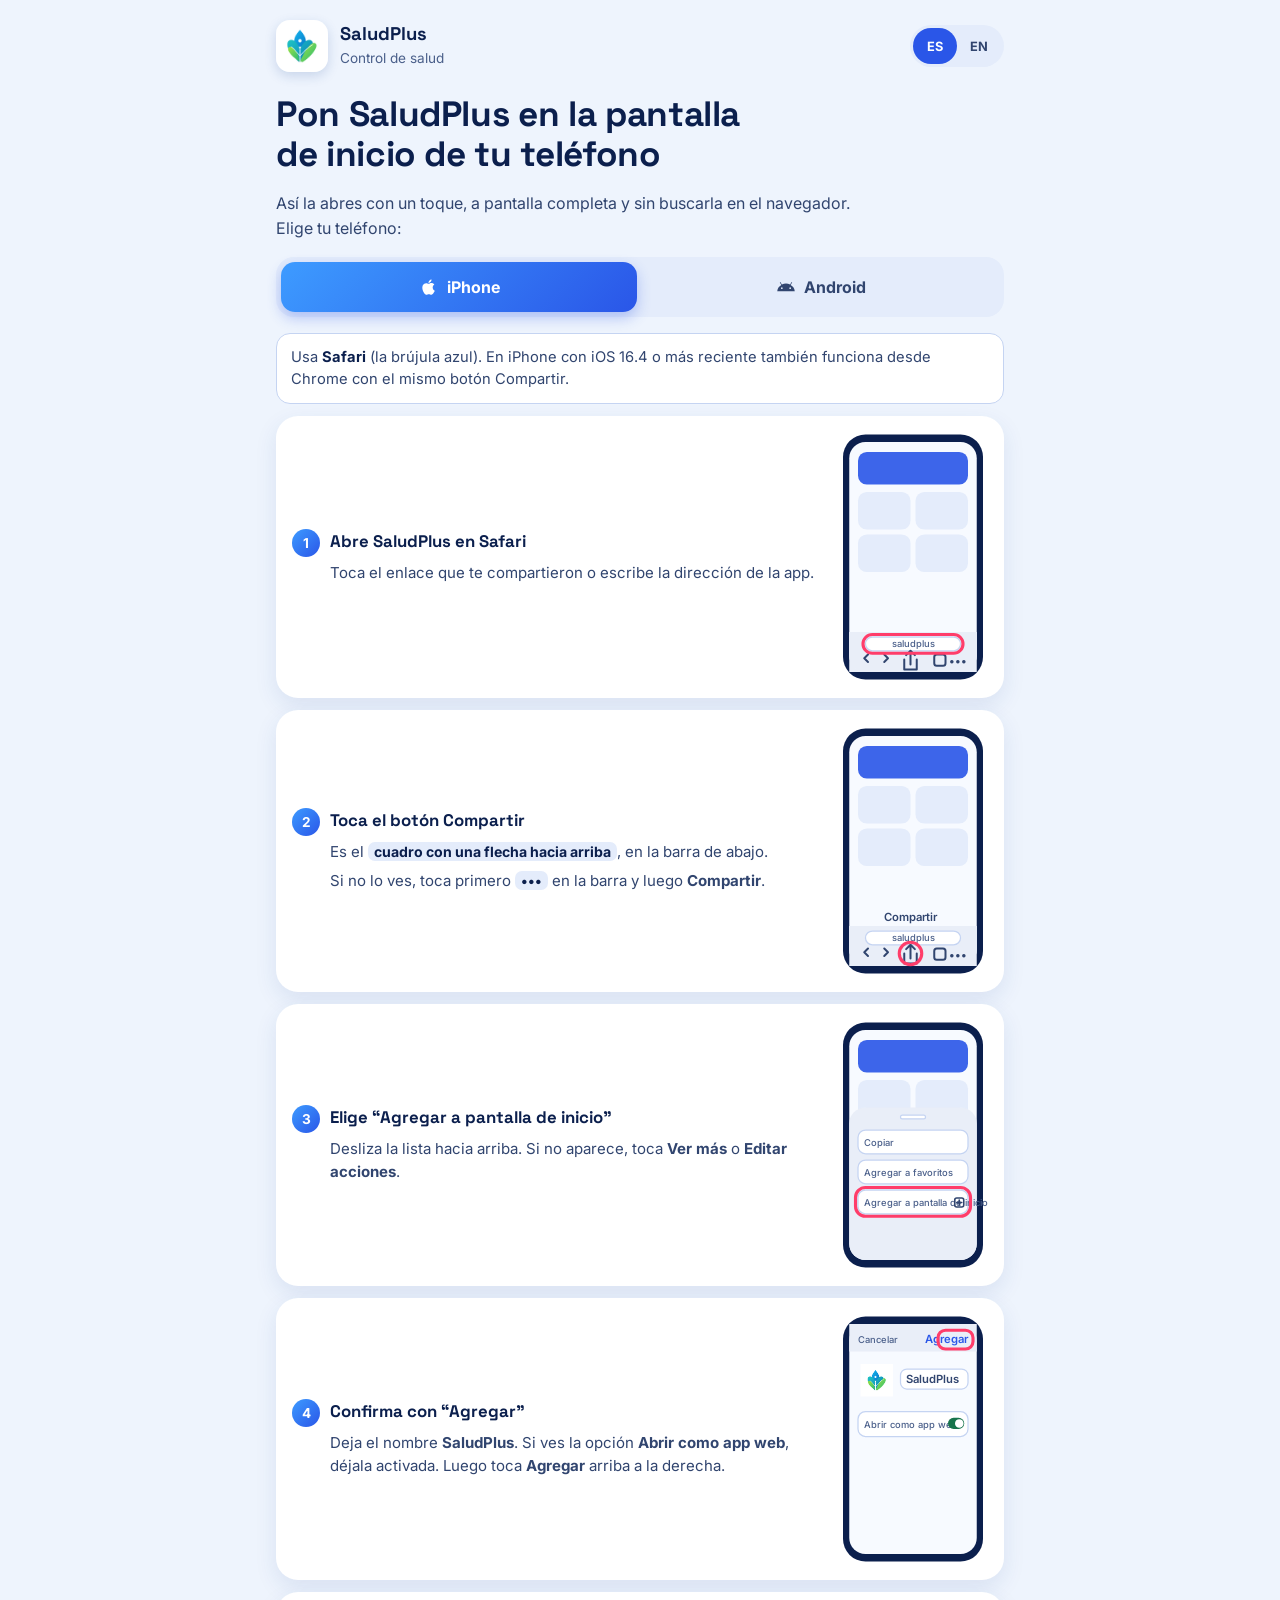
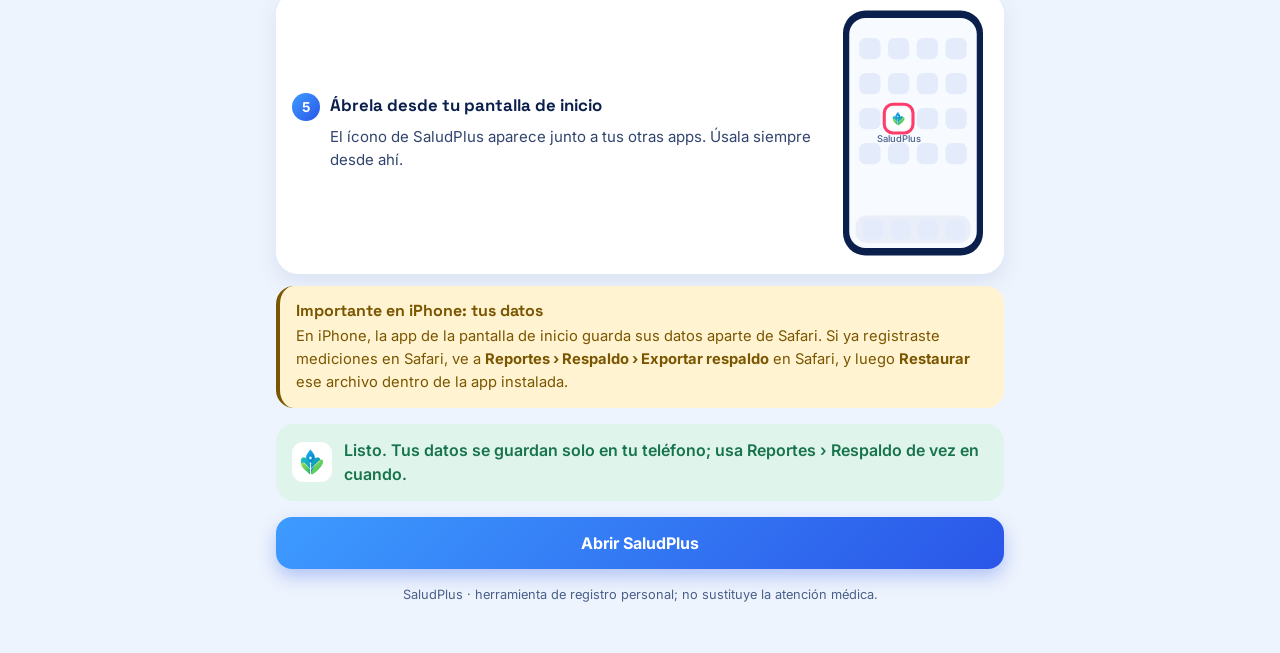
<file: instalar.html>
<!doctype html>
<html lang="es">
<head>
<meta charset="utf-8">
<meta name="viewport" content="width=device-width, initial-scale=1, viewport-fit=cover">
<link rel="icon" href="icon-192.png">
<style>:root{color-scheme:light;padding-top:env(safe-area-inset-top,0px);padding-bottom:env(safe-area-inset-bottom,0px)}body{margin:0}img{max-width:100%}[hidden]{display:none!important}</style>
</head>
<body>
<title>Instalar SaludPlus</title>
<meta name="claude:viewport-fit-sides" content="cover">
<link rel="stylesheet" href="https://fonts.googleapis.com/css2?family=Inter:wght@400;500;600;700&family=Space+Grotesk:wght@600;700&display=swap">
<style>
/* Una columna estrecha tipo guía de app: pestañas iPhone/Android, pasos con maqueta del teléfono al lado */
:root{
  --bg:#eef4fd; --surface:#ffffff; --soft:#e4ecfb; --ink:#0b1f4d; --ink-2:#31456f; --muted:#4a5f8a;
  --line:#c5d4f2; --accent:#2a56e8; --accent-2:#3d9bff; --hl:#ff3d6a; --ok:#17744c; --ok-bg:#dff4ea; --warn:#7a5600; --warn-bg:#fff3d1;
  --phone:#0b1f4d; --screen:#f7faff; --bar:#e9eef8;
  --font:"Inter",system-ui,-apple-system,"Segoe UI",Arial,sans-serif; --display:"Space Grotesk","Inter",system-ui,sans-serif;
}
@media (prefers-color-scheme:dark){:root:not([data-theme="light"]){--bg:#0b1428;--surface:#13203c;--soft:#1b2c50;--ink:#eaf1ff;--ink-2:#c3d1ee;--muted:#9fb1d6;--line:#2c406b;--accent:#7aa2ff;--accent-2:#5bb0ff;--hl:#ff6b8b;--ok:#7ee0ac;--ok-bg:#123a28;--warn:#ffd27a;--warn-bg:#3a2e10;--phone:#cfdcf7;--screen:#0f1a33;--bar:#1b2a4c;color-scheme:dark}}
:root[data-theme="dark"]{--bg:#0b1428;--surface:#13203c;--soft:#1b2c50;--ink:#eaf1ff;--ink-2:#c3d1ee;--muted:#9fb1d6;--line:#2c406b;--accent:#7aa2ff;--accent-2:#5bb0ff;--hl:#ff6b8b;--ok:#7ee0ac;--ok-bg:#123a28;--warn:#ffd27a;--warn-bg:#3a2e10;--phone:#cfdcf7;--screen:#0f1a33;--bar:#1b2a4c;color-scheme:dark}
*{box-sizing:border-box}
body{background:var(--bg);color:var(--ink);font:16px/1.55 var(--font)}
.wrap{max-width:760px;margin:0 auto;padding-block:20px 48px;padding-left:max(16px,env(safe-area-inset-left,0px));padding-right:max(16px,env(safe-area-inset-right,0px));display:grid;gap:16px}
.top{display:flex;align-items:center;justify-content:space-between;gap:12px}
.brand{display:flex;align-items:center;gap:12px;min-width:0}
.brand img{width:52px;height:52px;border-radius:14px;box-shadow:0 4px 12px rgba(30,70,150,.18);flex:none}
.brand b{display:block;font:700 1.15rem/1.2 var(--display)}
.brand small{color:var(--muted);font-size:.85rem}
.lang{display:inline-flex;padding:3px;border-radius:99px;background:var(--soft)}
.lang button{border:0;background:none;min-width:44px;min-height:36px;border-radius:99px;font:700 .8rem var(--font);color:var(--ink-2);cursor:pointer}
.lang button[aria-pressed="true"]{background:var(--accent);color:#fff}
h1{margin:6px 0 0;font:700 clamp(1.6rem,5vw,2.2rem)/1.15 var(--display);text-wrap:balance;letter-spacing:-.01em}
.lead{margin:0;color:var(--ink-2);max-width:60ch}
.tabs{display:grid;grid-template-columns:1fr 1fr;gap:6px;padding:5px;border-radius:18px;background:var(--soft)}
.tabs button{min-height:50px;border:0;border-radius:14px;background:none;font:700 1rem var(--font);color:var(--ink-2);cursor:pointer;display:flex;align-items:center;justify-content:center;gap:8px;transition:background .2s,color .2s}
.tabs button[aria-selected="true"]{background:linear-gradient(135deg,var(--accent-2),var(--accent));color:#fff;box-shadow:0 6px 14px rgba(42,86,232,.3)}
.tabs svg{width:20px;height:20px}
.detect{margin:0;font-size:.85rem;color:var(--muted)}
.panel{display:grid;gap:12px}
.note{margin:0;padding:12px 14px;border-radius:14px;background:var(--surface);border:1.5px solid var(--line);color:var(--ink-2);font-size:.92rem}
.note b{color:var(--ink)}
ol.steps{list-style:none;margin:0;padding:0;display:grid;gap:12px;counter-reset:s}
.step{counter-increment:s;display:grid;grid-template-columns:minmax(0,1fr) 150px;gap:14px;align-items:center;padding:16px;border-radius:22px;background:var(--surface);box-shadow:0 8px 22px rgba(30,70,150,.10)}
.step h3{margin:0 0 4px;font:700 1.05rem/1.3 var(--display);display:flex;gap:10px;align-items:flex-start}
.step h3::before{content:counter(s);flex:none;display:grid;place-items:center;width:28px;height:28px;border-radius:50%;background:linear-gradient(135deg,var(--accent-2),var(--accent));color:#fff;font:700 .85rem var(--font);margin-top:-2px}
.step p{margin:0;color:var(--ink-2);font-size:.94rem;padding-left:38px}
.step p+p{margin-top:6px}
.k{display:inline;padding:1px 6px;border-radius:7px;background:var(--soft);color:var(--ink);font-weight:700;font-size:.88rem;-webkit-box-decoration-break:clone;box-decoration-break:clone}
.k svg{width:15px;height:15px}
.mock{width:150px;max-width:100%;height:auto;display:block;justify-self:center}
.mock .ph{fill:var(--phone)} .mock .sc{fill:var(--screen)} .mock .br{fill:var(--bar)} .mock .tx{fill:var(--ink-2);font:600 9px var(--font)} .mock .tx2{fill:var(--muted);font:500 7.5px var(--font)}
.mock .ln{stroke:var(--ink-2);fill:none;stroke-width:1.6;stroke-linecap:round;stroke-linejoin:round} .mock .row{fill:var(--surface);stroke:var(--line)} .mock .ac{fill:var(--accent)} .mock .acs{stroke:var(--accent);fill:none;stroke-width:1.6}
.mock .hl{fill:none;stroke:var(--hl);stroke-width:2.5} .mock .tile{fill:var(--soft)}
@media (prefers-reduced-motion:no-preference){.mock .hl{animation:pulse 1.6s cubic-bezier(.23,1,.32,1) infinite;transform-box:fill-box;transform-origin:center}}
@keyframes pulse{0%,100%{opacity:1}50%{opacity:.35}}
@media (max-width:520px){.step{grid-template-columns:minmax(0,1fr) 112px;gap:10px;padding:14px}.mock{width:112px}.step p{padding-left:0}}
.tips{display:grid;gap:10px}
.tip{padding:14px 16px;border-radius:18px;background:var(--surface);border-left:4px solid var(--accent)}
.tip.warn{background:var(--warn-bg);border-left-color:var(--warn)}
.tip h4{margin:0 0 4px;font:700 1rem var(--display)}
.tip p{margin:0;color:var(--ink-2);font-size:.92rem}
.tip.warn h4,.tip.warn p{color:var(--warn)}
.done{display:flex;gap:12px;align-items:center;padding:14px 16px;border-radius:18px;background:var(--ok-bg);color:var(--ok);font-weight:600}
.done img{width:40px;height:40px;border-radius:11px;flex:none}
.cta{display:flex;align-items:center;justify-content:center;gap:8px;min-height:52px;border-radius:16px;background:linear-gradient(135deg,var(--accent-2),var(--accent));color:#fff;text-decoration:none;font:700 1rem var(--font);box-shadow:0 8px 18px rgba(42,86,232,.3)}
.cta:active{transform:scale(.98)}
button:focus-visible,a:focus-visible{outline:3px solid var(--accent);outline-offset:2px}
footer{color:var(--muted);font-size:.8rem;text-align:center}
</style>

<div class="wrap">
 <div class="top">
  <div class="brand"><img id="appIcon" alt=""><div><b>SaludPlus</b><small data-es="Control de salud" data-en="Health tracker">Control de salud</small></div></div>
  <div class="lang" role="group" aria-label="Idioma / Language"><button type="button" id="lgES" aria-pressed="true">ES</button><button type="button" id="lgEN" aria-pressed="false">EN</button></div>
 </div>
 <div>
  <h1 data-es="Pon SaludPlus en la pantalla de inicio de tu teléfono" data-en="Add SaludPlus to your phone’s home screen">Pon SaludPlus en la pantalla de inicio de tu teléfono</h1>
 </div>
 <p class="lead" data-es="Así la abres con un toque, a pantalla completa y sin buscarla en el navegador. Elige tu teléfono:" data-en="Then you open it with one tap, full screen, without looking for it in the browser. Choose your phone:">Así la abres con un toque, a pantalla completa y sin buscarla en el navegador. Elige tu teléfono:</p>

 <div class="tabs" role="tablist" aria-label="Tipo de teléfono">
  <button type="button" role="tab" id="tabIOS" aria-controls="pIOS" aria-selected="true"><svg viewBox="0 0 24 24" fill="currentColor" aria-hidden="true"><path d="M16.4 12.6c0-2.3 1.9-3.4 2-3.5-1.1-1.6-2.8-1.8-3.4-1.8-1.4-.1-2.8.9-3.5.9-.7 0-1.8-.8-3-.8-1.5 0-3 .9-3.8 2.3-1.6 2.8-.4 7 1.2 9.3.8 1.1 1.7 2.4 2.9 2.3 1.2 0 1.6-.7 3-.7s1.8.7 3 .7c1.3 0 2.1-1.1 2.8-2.3.9-1.3 1.3-2.6 1.3-2.6s-2.5-1-2.5-3.8zM14.1 5.8c.6-.8 1.1-1.8 1-2.8-.9 0-2 .6-2.7 1.4-.6.7-1.1 1.7-1 2.7 1 .1 2-.5 2.7-1.3z"/></svg><span>iPhone</span></button>
  <button type="button" role="tab" id="tabAND" aria-controls="pAND" aria-selected="false"><svg viewBox="0 0 24 24" fill="currentColor" aria-hidden="true"><path d="M17.6 9.5l1.7-2.9a.4.4 0 00-.7-.4l-1.7 2.9a10.5 10.5 0 00-9.8 0L5.4 6.2a.4.4 0 00-.7.4l1.7 2.9A9.6 9.6 0 001.5 17h21a9.6 9.6 0 00-4.9-7.5zM7 14.4a1 1 0 110-2 1 1 0 010 2zm10 0a1 1 0 110-2 1 1 0 010 2z"/></svg><span>Android</span></button>
 </div>
 <p class="detect" id="detect" hidden></p>

 <section class="panel" id="pIOS" role="tabpanel" aria-labelledby="tabIOS">
  <p class="note" data-es-html="Usa <b>Safari</b> (la brújula azul). En iPhone con iOS 16.4 o más reciente también funciona desde Chrome con el mismo botón Compartir." data-en-html="Use <b>Safari</b> (the blue compass). On iOS 16.4 or later it also works from Chrome with the same Share button.">Usa <b>Safari</b> (la brújula azul). En iPhone con iOS 16.4 o más reciente también funciona desde Chrome con el mismo botón Compartir.</p>
  <ol class="steps">
   <li class="step"><div><h3 data-es="Abre SaludPlus en Safari" data-en="Open SaludPlus in Safari">Abre SaludPlus en Safari</h3><p data-es="Toca el enlace que te compartieron o escribe la dirección de la app." data-en="Tap the link you received or type the app’s address.">Toca el enlace que te compartieron o escribe la dirección de la app.</p></div><svg class="mock" data-mock="ios-open" viewBox="0 0 120 200" role="img"></svg></li>
   <li class="step"><div><h3 data-es-html="Toca el botón Compartir" data-en-html="Tap the Share button">Toca el botón Compartir</h3><p data-es-html="Es el <span class='k'>cuadro con una flecha hacia arriba</span>, en la barra de abajo." data-en-html="It’s the <span class='k'>square with an arrow pointing up</span>, in the bottom bar.">Es el cuadro con una flecha hacia arriba, en la barra de abajo.</p><p data-es-html="Si no lo ves, toca primero <span class='k'>•••</span> en la barra y luego <b>Compartir</b>." data-en-html="If you don’t see it, first tap <span class='k'>•••</span> in the bar, then <b>Share</b>.">Si no lo ves, toca primero ••• en la barra y luego Compartir.</p></div><svg class="mock" data-mock="ios-share" viewBox="0 0 120 200" role="img"></svg></li>
   <li class="step"><div><h3 data-es="Elige “Agregar a pantalla de inicio”" data-en="Choose “Add to Home Screen”">Elige “Agregar a pantalla de inicio”</h3><p data-es-html="Desliza la lista hacia arriba. Si no aparece, toca <b>Ver más</b> o <b>Editar acciones</b>." data-en-html="Scroll the list up. If it isn’t there, tap <b>View More</b> or <b>Edit Actions</b>.">Desliza la lista hacia arriba. Si no aparece, toca Ver más o Editar acciones.</p></div><svg class="mock" data-mock="ios-list" viewBox="0 0 120 200" role="img"></svg></li>
   <li class="step"><div><h3 data-es="Confirma con “Agregar”" data-en="Confirm with “Add”">Confirma con “Agregar”</h3><p data-es-html="Deja el nombre <b>SaludPlus</b>. Si ves la opción <b>Abrir como app web</b>, déjala activada. Luego toca <b>Agregar</b> arriba a la derecha." data-en-html="Keep the name <b>SaludPlus</b>. If you see <b>Open as Web App</b>, leave it on. Then tap <b>Add</b> in the top right.">Deja el nombre SaludPlus. Si ves Abrir como app web, déjala activada. Luego toca Agregar arriba a la derecha.</p></div><svg class="mock" data-mock="ios-add" viewBox="0 0 120 200" role="img"></svg></li>
   <li class="step"><div><h3 data-es="Ábrela desde tu pantalla de inicio" data-en="Open it from your home screen">Ábrela desde tu pantalla de inicio</h3><p data-es="El ícono de SaludPlus aparece junto a tus otras apps. Úsala siempre desde ahí." data-en="The SaludPlus icon appears next to your other apps. Always open it from there.">El ícono de SaludPlus aparece junto a tus otras apps. Úsala siempre desde ahí.</p></div><svg class="mock" data-mock="home" viewBox="0 0 120 200" role="img"></svg></li>
  </ol>
  <div class="tips">
   <div class="tip warn"><h4 data-es="Importante en iPhone: tus datos" data-en="Important on iPhone: your data">Importante en iPhone: tus datos</h4><p data-es-html="En iPhone, la app de la pantalla de inicio guarda sus datos aparte de Safari. Si ya registraste mediciones en Safari, ve a <b>Reportes › Respaldo › Exportar respaldo</b> en Safari, y luego <b>Restaurar</b> ese archivo dentro de la app instalada." data-en-html="On iPhone, the home screen app keeps its data separate from Safari. If you already logged readings in Safari, go to <b>Reports › Backup › Export backup</b> in Safari, then <b>Restore</b> that file inside the installed app.">En iPhone, la app de la pantalla de inicio guarda sus datos aparte de Safari.</p></div>
  </div>
 </section>

 <section class="panel" id="pAND" role="tabpanel" aria-labelledby="tabAND" hidden>
  <p class="note" data-es-html="Usa <b>Google Chrome</b>. Si tienes un Samsung con <b>Samsung Internet</b>, mira la nota al final." data-en-html="Use <b>Google Chrome</b>. If you have a Samsung with <b>Samsung Internet</b>, see the note at the end.">Usa Google Chrome.</p>
  <ol class="steps">
   <li class="step"><div><h3 data-es="Abre SaludPlus en Chrome" data-en="Open SaludPlus in Chrome">Abre SaludPlus en Chrome</h3><p data-es-html="Toca el enlace de la app. Si abajo aparece <b>Instalar app</b> o <b>Agregar SaludPlus a la pantalla principal</b>, tócalo y salta al paso 4." data-en-html="Tap the app link. If <b>Install app</b> or <b>Add SaludPlus to Home screen</b> appears at the bottom, tap it and skip to step 4.">Toca el enlace de la app.</p></div><svg class="mock" data-mock="and-open" viewBox="0 0 120 200" role="img"></svg></li>
   <li class="step"><div><h3 data-es="Toca el menú de tres puntos" data-en="Tap the three-dot menu">Toca el menú de tres puntos</h3><p data-es-html="Es el botón <span class='k'>⋮</span> arriba a la derecha, junto a la dirección." data-en-html="It’s the <span class='k'>⋮</span> button in the top right, next to the address.">Es el botón ⋮ arriba a la derecha.</p></div><svg class="mock" data-mock="and-menu" viewBox="0 0 120 200" role="img"></svg></li>
   <li class="step"><div><h3 data-es="Elige “Instalar app”" data-en="Choose “Install app”">Elige “Instalar app”</h3><p data-es-html="En algunos teléfonos se llama <b>Agregar a la pantalla principal</b>." data-en-html="On some phones it’s called <b>Add to Home screen</b>.">En algunos teléfonos se llama Agregar a la pantalla principal.</p></div><svg class="mock" data-mock="and-list" viewBox="0 0 120 200" role="img"></svg></li>
   <li class="step"><div><h3 data-es="Confirma con “Instalar”" data-en="Confirm with “Install”">Confirma con “Instalar”</h3><p data-es="Espera unos segundos mientras Android crea el ícono." data-en="Wait a few seconds while Android creates the icon.">Espera unos segundos mientras Android crea el ícono.</p></div><svg class="mock" data-mock="and-install" viewBox="0 0 120 200" role="img"></svg></li>
   <li class="step"><div><h3 data-es="Ábrela desde tu pantalla de inicio" data-en="Open it from your home screen">Ábrela desde tu pantalla de inicio</h3><p data-es-html="El ícono aparece en la pantalla principal o en el cajón de apps. Mantenlo presionado para ver los accesos rápidos: <b>Presión</b>, <b>Glucosa</b> y <b>Panel</b>." data-en-html="The icon appears on your home screen or in the app drawer. Press and hold it for shortcuts: <b>Blood pressure</b>, <b>Glucose</b> and <b>Dashboard</b>.">El ícono aparece en la pantalla principal.</p></div><svg class="mock" data-mock="home" viewBox="0 0 120 200" role="img"></svg></li>
  </ol>
  <div class="tips">
   <div class="tip"><h4 data-es="Samsung Internet" data-en="Samsung Internet">Samsung Internet</h4><p data-es-html="Toca el menú <span class='k'>≡</span> abajo a la derecha › <b>Agregar página a</b> › <b>Pantalla de inicio</b>." data-en-html="Tap the <span class='k'>≡</span> menu at the bottom right › <b>Add page to</b> › <b>Home screen</b>.">Toca el menú ≡ › Agregar página a › Pantalla de inicio.</p></div>
   <div class="tip"><h4 data-es="¿Tienes el archivo APK?" data-en="Do you have the APK file?">¿Tienes el archivo APK?</h4><p data-es-html="Ábrelo y permite <b>Instalar apps de fuentes desconocidas</b> cuando el teléfono lo pida. Se instala como cualquier app." data-en-html="Open it and allow <b>Install unknown apps</b> when the phone asks. It installs like any other app.">Ábrelo y permite instalar apps de fuentes desconocidas.</p></div>
  </div>
 </section>

 <div class="done"><img id="appIcon2" alt=""><span data-es="Listo. Tus datos se guardan solo en tu teléfono; usa Reportes › Respaldo de vez en cuando." data-en="Done. Your data stays only on your phone; use Reports › Backup from time to time.">Listo. Tus datos se guardan solo en tu teléfono; usa Reportes › Respaldo de vez en cuando.</span></div>
 <a class="cta" id="openApp" href="./index.html" data-es="Abrir SaludPlus" data-en="Open SaludPlus">Abrir SaludPlus</a>
 <footer data-es="SaludPlus · herramienta de registro personal; no sustituye la atención médica." data-en="SaludPlus · personal tracking tool; it does not replace medical care.">SaludPlus · herramienta de registro personal; no sustituye la atención médica.</footer>
</div>

<script>
(function(){
 var ICON='[data-uri]';
 document.getElementById('appIcon').src=ICON; document.getElementById('appIcon2').src=ICON;
 var lang='es'; try{ if(localStorage.getItem('saludplus_language_v13')==='en') lang='en'; }catch(e){}
 if(!/^es/i.test(navigator.language||'es') && lang!=='en'){ try{ if(localStorage.getItem('saludplus_language_v13')===null) lang='en'; }catch(e){} }
 var T={es:{'ios-open':'Safari','ios-share':'Compartir','ios-list':['Copiar','Agregar a favoritos','Agregar a pantalla de inicio'],'ios-add':['Cancelar','Agregar','Abrir como app web'],'and-list':['Nueva pestaña','Favoritos','Instalar app','Descargas'],'and-install':['¿Instalar app?','Cancelar','Instalar'],home:'SaludPlus',aria:{'ios-open':'Safari con la app abierta','ios-share':'Barra de Safari con el botón Compartir resaltado','ios-list':'Menú Compartir con Agregar a pantalla de inicio resaltado','ios-add':'Pantalla para confirmar con Agregar resaltado','home':'Pantalla de inicio con el ícono de SaludPlus','and-open':'Chrome con la app abierta','and-menu':'Chrome con el menú de tres puntos resaltado','and-list':'Menú de Chrome con Instalar app resaltado','and-install':'Ventana para confirmar con Instalar resaltado'}},
  en:{'ios-open':'Safari','ios-share':'Share','ios-list':['Copy','Add to Favorites','Add to Home Screen'],'ios-add':['Cancel','Add','Open as Web App'],'and-list':['New tab','Bookmarks','Install app','Downloads'],'and-install':['Install app?','Cancel','Install'],home:'SaludPlus',aria:{'ios-open':'Safari with the app open','ios-share':'Safari bar with the Share button highlighted','ios-list':'Share menu with Add to Home Screen highlighted','ios-add':'Confirmation screen with Add highlighted','home':'Home screen with the SaludPlus icon','and-open':'Chrome with the app open','and-menu':'Chrome with the three-dot menu highlighted','and-list':'Chrome menu with Install app highlighted','and-install':'Confirmation window with Install highlighted'}}};
 function phone(inner){return '<rect class="ph" x="4" y="2" width="112" height="196" rx="18"/><rect class="sc" x="9" y="8" width="102" height="184" rx="13"/>'+inner;}
 function app(y){ // contenido simplificado de la app
  return '<rect x="16" y="'+y+'" width="88" height="26" rx="7" class="ac" opacity=".9"/><rect x="16" y="'+(y+32)+'" width="42" height="30" rx="7" class="tile"/><rect x="62" y="'+(y+32)+'" width="42" height="30" rx="7" class="tile"/><rect x="16" y="'+(y+66)+'" width="42" height="30" rx="7" class="tile"/><rect x="62" y="'+(y+66)+'" width="42" height="30" rx="7" class="tile"/>';}
 function mock(k){var t=T[lang],s='';
  var safBar='<rect class="br" x="9" y="160" width="102" height="32" rx="0"/><path class="br" d="M9 160h102v19a13 13 0 01-13 13H22a13 13 0 01-13-13z"/>';
  var shareIc=function(x,y){return '<g class="ln" transform="translate('+x+' '+y+')"><path d="M-5 -1v8h10v-8"/><path d="M0 -8v11M-3.5 -4.5L0 -8l3.5 3.5"/></g>';};
  if(k==='ios-open'||k==='ios-share'){
   s=app(16)+safBar+'<rect x="22" y="164" width="76" height="11" rx="5.5" class="row"/><text class="tx2" x="60" y="172" text-anchor="middle">saludplus</text>'+
     '<g class="ln"><path d="M24 184l-3-3 3-3"/><path d="M37 178l3 3-3 3"/><rect x="77" y="178" width="9" height="9" rx="2"/></g><text class="tx" x="96" y="186" text-anchor="middle">•••</text>'+shareIc(58,183);
   if(k==='ios-share') s+='<circle class="hl" cx="58" cy="182" r="9"/><text class="tx" x="58" y="156" text-anchor="middle">'+t['ios-share']+'</text>';
   else s+='<rect class="hl" x="20" y="162" width="80" height="15" rx="7.5"/>';
  } else if(k==='ios-list'){
   var L=t['ios-list'];
   s='<rect x="9" y="70" width="102" height="122" rx="13" class="br"/><rect x="50" y="76" width="20" height="3" rx="1.5" class="row"/>'+
     [0,1,2].map(function(i){var y=88+i*24;return '<rect x="16" y="'+y+'" width="88" height="19" rx="6" class="row"/><text class="tx2" x="21" y="'+(y+12.5)+'">'+L[i]+'</text>';}).join('')+
     '<g class="ln" transform="translate(97 146) scale(.8)"><rect x="-4.5" y="-4.5" width="9" height="9" rx="2"/><path d="M0 -2.5v5M-2.5 0h5"/></g>'+
     '<rect class="hl" x="14" y="134" width="92" height="23" rx="8"/>';
   s=app(16)+s;
  } else if(k==='ios-add'){
   var A=t['ios-add'];
   s='<rect x="9" y="8" width="102" height="22" class="br"/><text class="tx2" x="16" y="23">'+A[0]+'</text><text class="tx" x="104" y="23" text-anchor="end" style="fill:var(--accent)">'+A[1]+'</text>'+
     '<rect class="hl" x="80" y="13" width="28" height="15" rx="6"/>'+
     '<image href="'+ICON+'" x="18" y="40" width="26" height="26"/><rect x="50" y="44" width="54" height="16" rx="5" class="row"/><text class="tx" x="54" y="55">SaludPlus</text>'+
     '<rect x="16" y="78" width="88" height="20" rx="6" class="row"/><text class="tx2" x="21" y="91">'+A[2]+'</text><rect x="88" y="83" width="13" height="9" rx="4.5" style="fill:var(--ok)"/><circle cx="97" cy="87.5" r="3.4" fill="#fff"/>';
  } else if(k==='home'){
   for(var r=0;r<4;r++)for(var c=0;c<4;c++){var x=17+c*23,y=24+r*28; if(r===2&&c===1){continue;} s+='<rect x="'+x+'" y="'+y+'" width="17" height="17" rx="5" class="tile"/>';}
   s+='<image href="'+ICON+'" x="40" y="80" width="17" height="17"/><rect class="hl" x="37" y="77" width="23" height="23" rx="7"/><text class="tx2" x="48.5" y="107" text-anchor="middle">'+t.home+'</text>'+
     '<rect x="14" y="166" width="92" height="22" rx="9" class="br"/>'+[0,1,2,3].map(function(i){return '<rect x="'+(20+i*22)+'" y="169" width="16" height="16" rx="5" class="tile"/>';}).join('');
  } else if(k==='and-open'||k==='and-menu'){
   s='<rect class="br" x="9" y="8" width="102" height="22"/><rect x="15" y="12" width="74" height="13" rx="6.5" class="row"/><text class="tx2" x="52" y="21" text-anchor="middle">saludplus</text>'+
     '<g class="ac"><circle cx="101" cy="13.5" r="1.4"/><circle cx="101" cy="18.5" r="1.4"/><circle cx="101" cy="23.5" r="1.4"/></g>'+app(36);
   if(k==='and-menu') s+='<circle class="hl" cx="101" cy="18.5" r="8"/>';
   else s+='<rect x="14" y="160" width="92" height="24" rx="8" class="row"/><image href="'+ICON+'" x="19" y="164" width="16" height="16"/><text class="tx2" x="40" y="175">'+(lang==='en'?'Install app':'Instalar app')+'</text><rect class="hl" x="12" y="158" width="96" height="28" rx="9"/>';
  } else if(k==='and-list'){
   var M=t['and-list'];
   s='<rect class="br" x="9" y="8" width="102" height="22"/>'+app(36)+'<rect x="44" y="14" width="64" height="98" rx="8" class="row"/>'+
     M.map(function(m,i){return '<text class="tx2" x="51" y="'+(30+i*22)+'">'+m+'</text>';}).join('')+'<rect class="hl" x="46" y="61" width="60" height="20" rx="6"/>';
  } else if(k==='and-install'){
   var I=t['and-install'];
   s=app(16)+'<rect x="9" y="8" width="102" height="184" rx="13" fill="#000" opacity=".35"/><rect x="16" y="70" width="88" height="64" rx="10" class="row"/><image href="'+ICON+'" x="24" y="78" width="18" height="18"/><text class="tx" x="48" y="90">'+I[0]+'</text><text class="tx2" x="48" y="100">SaludPlus</text>'+
     '<text class="tx2" x="60" y="124" text-anchor="end">'+I[1]+'</text><rect x="68" y="114" width="30" height="14" rx="7" class="ac"/><text class="tx2" x="83" y="124" text-anchor="middle" style="fill:#fff">'+I[2]+'</text><rect class="hl" x="65" y="111" width="36" height="20" rx="9"/>';
  }
  return phone(s);}
 function render(){
  document.documentElement.lang=lang;
  document.querySelectorAll('[data-es]').forEach(function(el){el.textContent=el.getAttribute('data-'+lang);});
  document.querySelectorAll('[data-es-html]').forEach(function(el){el.innerHTML=el.getAttribute('data-'+lang+'-html');});
  document.querySelectorAll('svg[data-mock]').forEach(function(sv){var k=sv.getAttribute('data-mock');sv.innerHTML=mock(k);sv.setAttribute('aria-label',T[lang].aria[k]||'');});
  document.getElementById('lgES').setAttribute('aria-pressed',lang==='es');document.getElementById('lgEN').setAttribute('aria-pressed',lang==='en');
  var d=document.getElementById('detect'); if(dev){d.hidden=false;d.textContent=lang==='en'?('We detected '+(dev==='ios'?'an iPhone':'an Android phone')+'.'):('Detectamos '+(dev==='ios'?'un iPhone':'un teléfono Android')+'.');}
 }
 function tab(which){var ios=which==='ios';document.getElementById('tabIOS').setAttribute('aria-selected',ios);document.getElementById('tabAND').setAttribute('aria-selected',!ios);document.getElementById('pIOS').hidden=!ios;document.getElementById('pAND').hidden=ios;}
 var ua=navigator.userAgent||'',dev=/iPhone|iPad|iPod/i.test(ua)||(navigator.platform==='MacIntel'&&navigator.maxTouchPoints>1)?'ios':(/Android/i.test(ua)?'android':'');
 document.getElementById('tabIOS').onclick=function(){tab('ios')};document.getElementById('tabAND').onclick=function(){tab('android')};
 document.querySelector('.tabs').addEventListener('keydown',function(e){if(e.key==='ArrowRight'||e.key==='ArrowLeft'){var ios=document.getElementById('tabIOS').getAttribute('aria-selected')==='true';tab(ios?'android':'ios');document.getElementById(ios?'tabAND':'tabIOS').focus();}});
 document.getElementById('lgES').onclick=function(){lang='es';render()};document.getElementById('lgEN').onclick=function(){lang='en';render()};
 if(dev==='android')tab('android');
 if(location.hash==='#android')tab('android'); if(location.hash==='#iphone')tab('ios');
 render();
})();
</script>

</body>
</html>
</file>
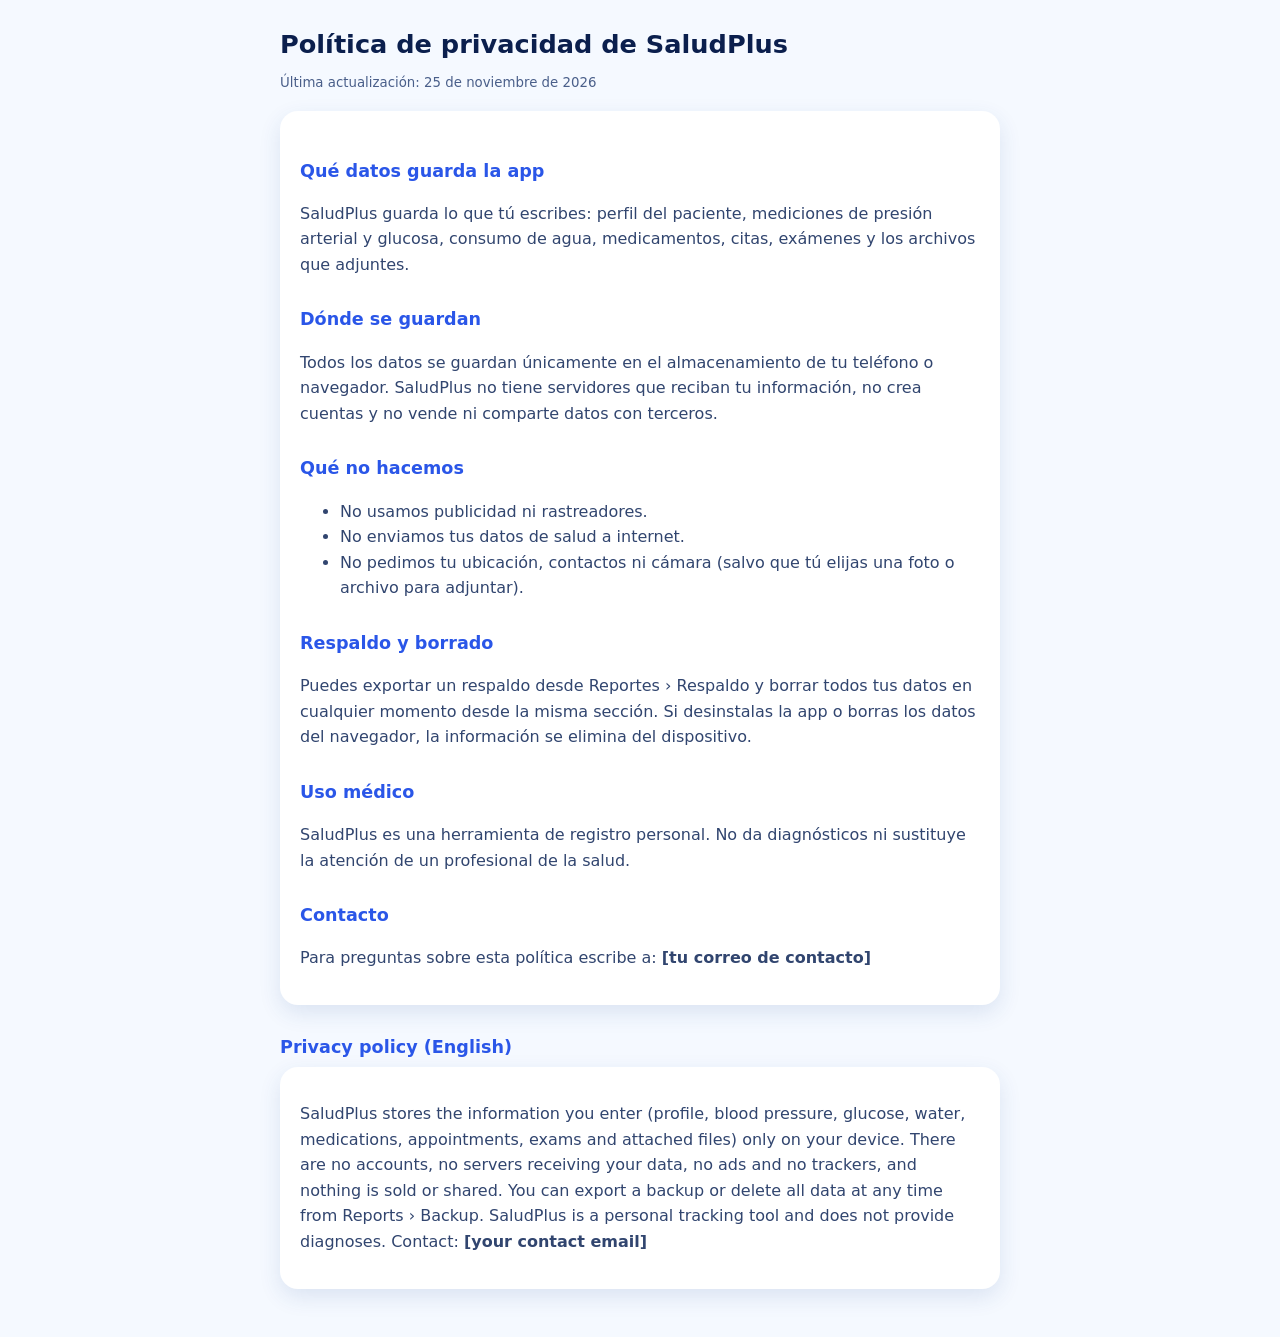
<file: privacidad.html>
<!doctype html>
<html lang="es"><head><meta charset="utf-8"><meta name="viewport" content="width=device-width,initial-scale=1">
<title>Política de privacidad · SaludPlus</title>
<style>:root{color-scheme:light}body{margin:0;background:#f5f9ff;color:#0b1f4d;font:16px/1.6 system-ui,-apple-system,"Segoe UI",Arial,sans-serif}main{max-width:720px;margin:0 auto;padding:24px 16px 48px}h1{font-size:1.6rem;margin:0 0 4px}h2{font-size:1.1rem;margin:28px 0 6px;color:#2a56e8}p,li{color:#31456f}.card{background:#fff;border-radius:18px;padding:18px 20px;box-shadow:0 8px 22px rgba(30,70,150,.12)}small{color:#4a5f8a}</style></head>
<body><main>
<h1>Política de privacidad de SaludPlus</h1><small>Última actualización: 25 de noviembre de 2026</small>
<div class="card" style="margin-top:16px">
<h2>Qué datos guarda la app</h2>
<p>SaludPlus guarda lo que tú escribes: perfil del paciente, mediciones de presión arterial y glucosa, consumo de agua, medicamentos, citas, exámenes y los archivos que adjuntes.</p>
<h2>Dónde se guardan</h2>
<p>Todos los datos se guardan únicamente en el almacenamiento de tu teléfono o navegador. SaludPlus no tiene servidores que reciban tu información, no crea cuentas y no vende ni comparte datos con terceros.</p>
<h2>Qué no hacemos</h2>
<ul><li>No usamos publicidad ni rastreadores.</li><li>No enviamos tus datos de salud a internet.</li><li>No pedimos tu ubicación, contactos ni cámara (salvo que tú elijas una foto o archivo para adjuntar).</li></ul>
<h2>Respaldo y borrado</h2>
<p>Puedes exportar un respaldo desde Reportes › Respaldo y borrar todos tus datos en cualquier momento desde la misma sección. Si desinstalas la app o borras los datos del navegador, la información se elimina del dispositivo.</p>
<h2>Uso médico</h2>
<p>SaludPlus es una herramienta de registro personal. No da diagnósticos ni sustituye la atención de un profesional de la salud.</p>
<h2>Contacto</h2>
<p>Para preguntas sobre esta política escribe a: <b>[tu correo de contacto]</b></p>
</div>
<h2 lang="en">Privacy policy (English)</h2>
<div class="card" lang="en"><p>SaludPlus stores the information you enter (profile, blood pressure, glucose, water, medications, appointments, exams and attached files) only on your device. There are no accounts, no servers receiving your data, no ads and no trackers, and nothing is sold or shared. You can export a backup or delete all data at any time from Reports › Backup. SaludPlus is a personal tracking tool and does not provide diagnoses. Contact: <b>[your contact email]</b></p></div>
</main></body></html>
</file>
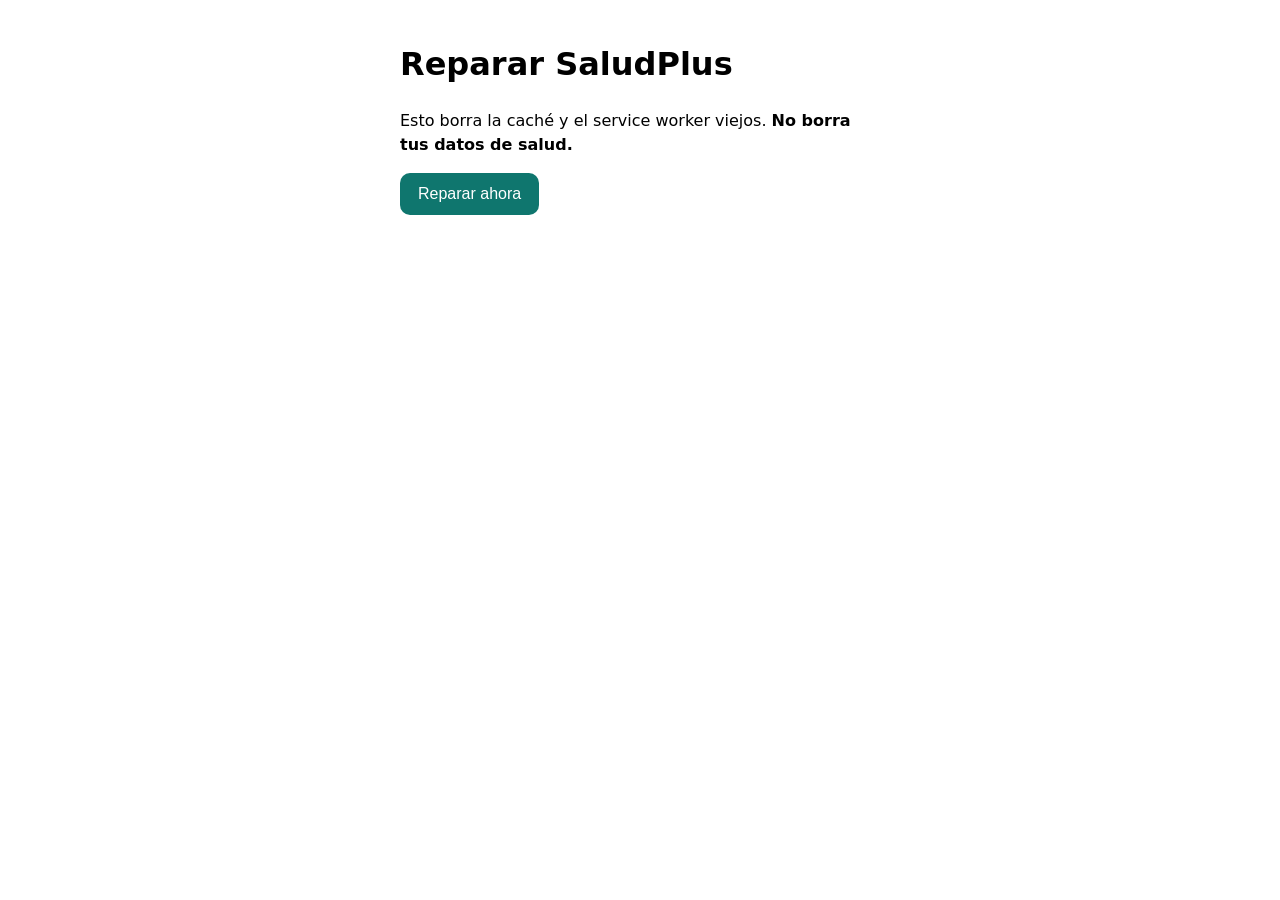
<file: reset.html>
<!doctype html><html lang="es"><head><meta charset="utf-8"><meta name="viewport" content="width=device-width,initial-scale=1"><title>SaludPlus – Reparar</title>
<style>body{font-family:system-ui,sans-serif;max-width:480px;margin:40px auto;padding:0 16px;line-height:1.5}button{font-size:16px;padding:12px 18px;border-radius:10px;border:0;background:#0f766e;color:#fff}</style></head><body>
<h1>Reparar SaludPlus</h1><p>Esto borra la caché y el service worker viejos. <b>No borra tus datos de salud.</b></p>
<button id="b">Reparar ahora</button><p id="m"></p>
<script>
document.getElementById('b').onclick=async function(){var m=document.getElementById('m');try{
if(navigator.serviceWorker){var r=await navigator.serviceWorker.getRegistrations();for(var i=0;i<r.length;i++)await r[i].unregister();}
if(window.caches){var k=await caches.keys();for(var j=0;j<k.length;j++)await caches.delete(k[j]);}
m.textContent='Listo. Abriendo la app…';setTimeout(function(){location.href='./index.html?r='+Date.now();},900);
}catch(e){m.textContent='Error: '+e.message;}};
</script></body></html>
</file>
